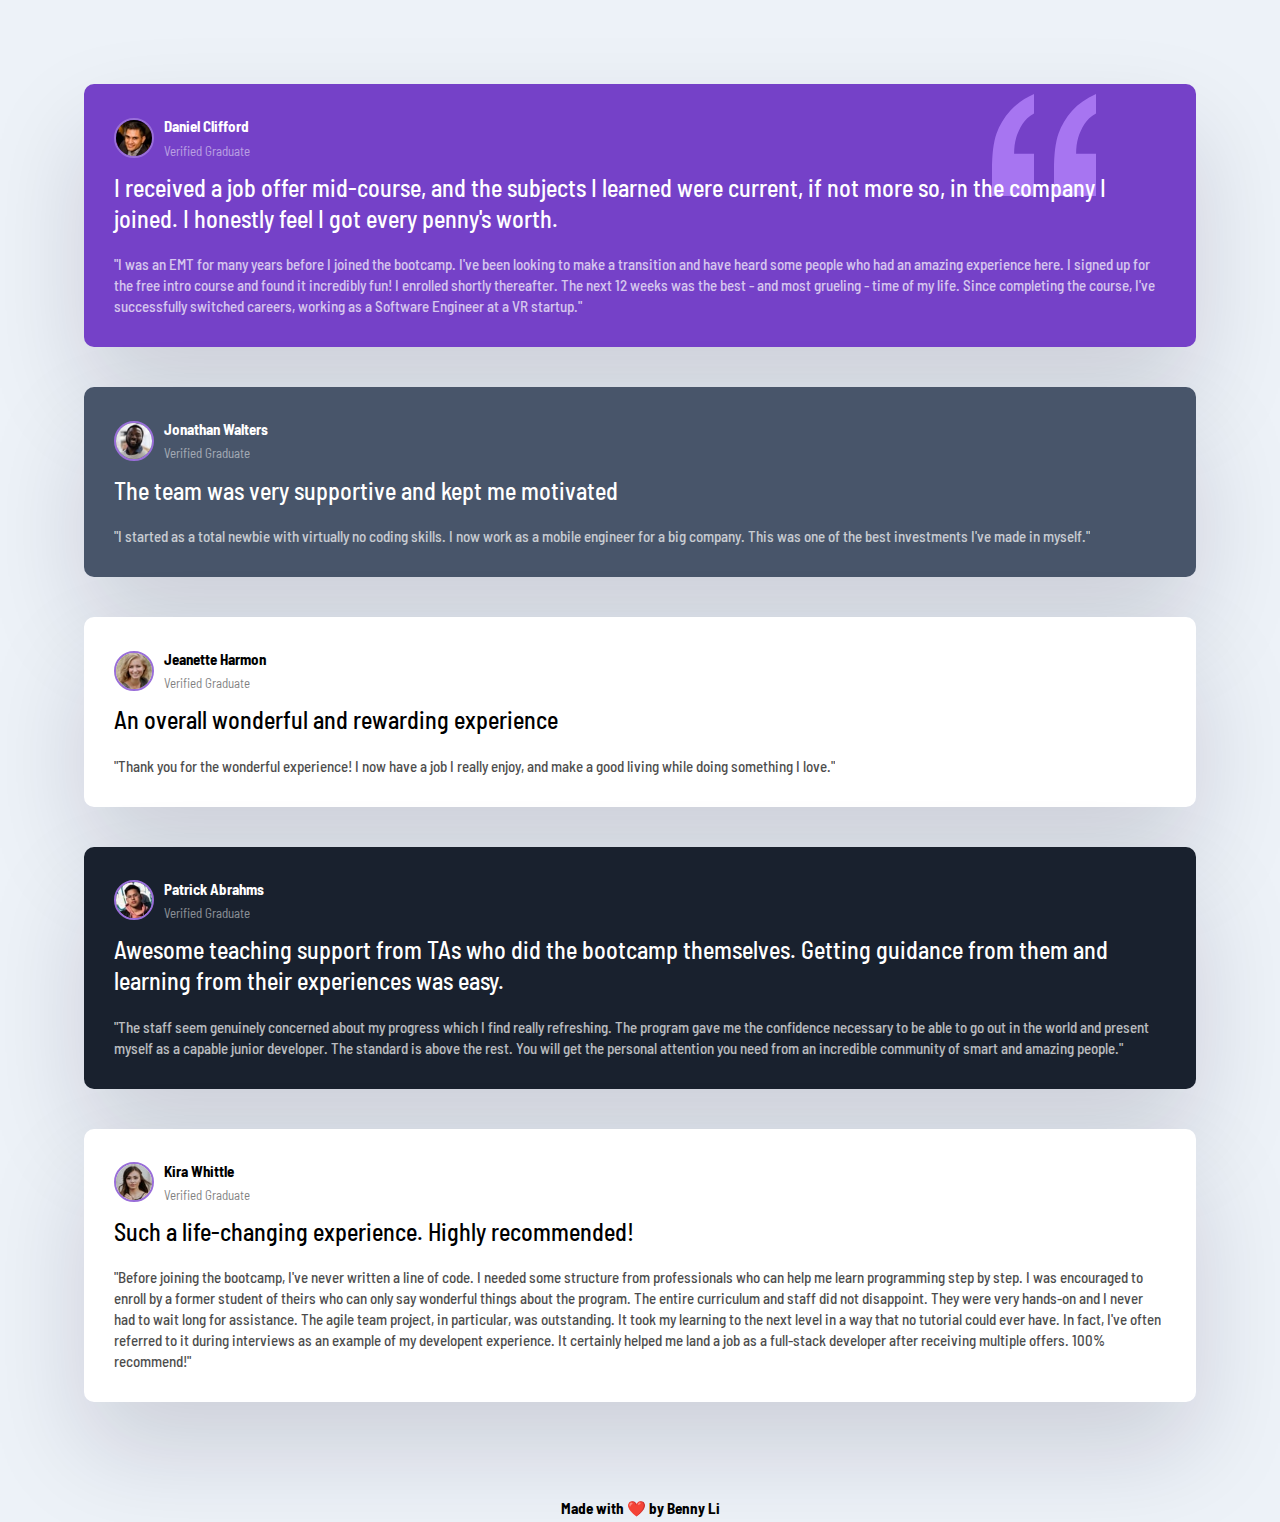
<file: grids-crash-course/project/index.html>
<!DOCTYPE html>
<html lang="en">
  <head>
    <meta charset="UTF-8" />
    <meta http-equiv="X-UA-Compatible" content="IE=edge" />
    <meta name="viewport" content="width=device-width, initial-scale=1.0" />
    <link rel="stylesheet" href="style.css" />
    <title>Testimonials Landing Page</title>
  </head>
  <body>
    <div class="testimonials">
      <div class="card card--bg-purple">
        <header class="card__header">
          <img src="images/image-daniel.jpg" class="card__img" alt="" />
          <div>
            <h3>Daniel Clifford</h3>
            <p>Verified Graduate</p>
          </div>
        </header>
        <p class="card__lead">
          I received a job offer mid-course, and the subjects I learned were
          current, if not more so, in the company I joined. I honestly feel I
          got every penny's worth.
        </p>
        <p class="card__quote">
          "I was an EMT for many years before I joined the bootcamp. I've been
          looking to make a transition and have heard some people who had an
          amazing experience here. I signed up for the free intro course and
          found it incredibly fun! I enrolled shortly thereafter. The next 12
          weeks was the best - and most grueling - time of my life. Since
          completing the course, I've successfully switched careers, working as
          a Software Engineer at a VR startup."
        </p>
      </div>

      <div class="card card--bg-gray-blue">
        <header class="card__header">
          <img src="images/image-jonathan.jpg" class="card__img" alt="" />
          <div>
            <h3>Jonathan Walters</h3>
            <p>Verified Graduate</p>
          </div>
        </header>
        <p class="card__lead">
          The team was very supportive and kept me motivated
        </p>
        <p class="card__quote">
          "I started as a total newbie with virtually no coding skills. I now
          work as a mobile engineer for a big company. This was one of the best
          investments I've made in myself."
        </p>
      </div>

      <div class="card">
        <header class="card__header">
          <img src="images/image-jeanette.jpg" class="card__img" alt="" />
          <div>
            <h3>Jeanette Harmon</h3>
            <p>Verified Graduate</p>
          </div>
        </header>
        <p class="card__lead">An overall wonderful and rewarding experience</p>
        <p class="card__quote">
          "Thank you for the wonderful experience! I now have a job I really
          enjoy, and make a good living while doing something I love."
        </p>
      </div>

      <div class="card card--bg-black-blue">
        <header class="card__header">
          <img src="images/image-patrick.jpg" class="card__img" alt="" />
          <div>
            <h3>Patrick Abrahms</h3>
            <p>Verified Graduate</p>
          </div>
        </header>
        <p class="card__lead">
          Awesome teaching support from TAs who did the bootcamp themselves.
          Getting guidance from them and learning from their experiences was
          easy.
        </p>
        <p class="card__quote">
          "The staff seem genuinely concerned about my progress which I find
          really refreshing. The program gave me the confidence necessary to be
          able to go out in the world and present myself as a capable junior
          developer. The standard is above the rest. You will get the personal
          attention you need from an incredible community of smart and amazing
          people."
        </p>
      </div>

      <div class="card">
        <header class="card__header">
          <img src="images/image-kira.jpg" class="card__img" alt="" />
          <div>
            <h3>Kira Whittle</h3>
            <p>Verified Graduate</p>
          </div>
        </header>
        <p class="card__lead">
          Such a life-changing experience. Highly recommended!
        </p>
        <p class="card__quote">
          "Before joining the bootcamp, I've never written a line of code. I
          needed some structure from professionals who can help me learn
          programming step by step. I was encouraged to enroll by a former
          student of theirs who can only say wonderful things about the program.
          The entire curriculum and staff did not disappoint. They were very
          hands-on and I never had to wait long for assistance. The agile team
          project, in particular, was outstanding. It took my learning to the
          next level in a way that no tutorial could ever have. In fact, I've
          often referred to it during interviews as an example of my developent
          experience. It certainly helped me land a job as a full-stack
          developer after receiving multiple offers. 100% recommend!"
        </p>
      </div>
    </div>

    <footer>
      <h3>Made with &#10084;&#65039; by Benny Li</h3>
    </footer>
  </body>
</html>
</file>
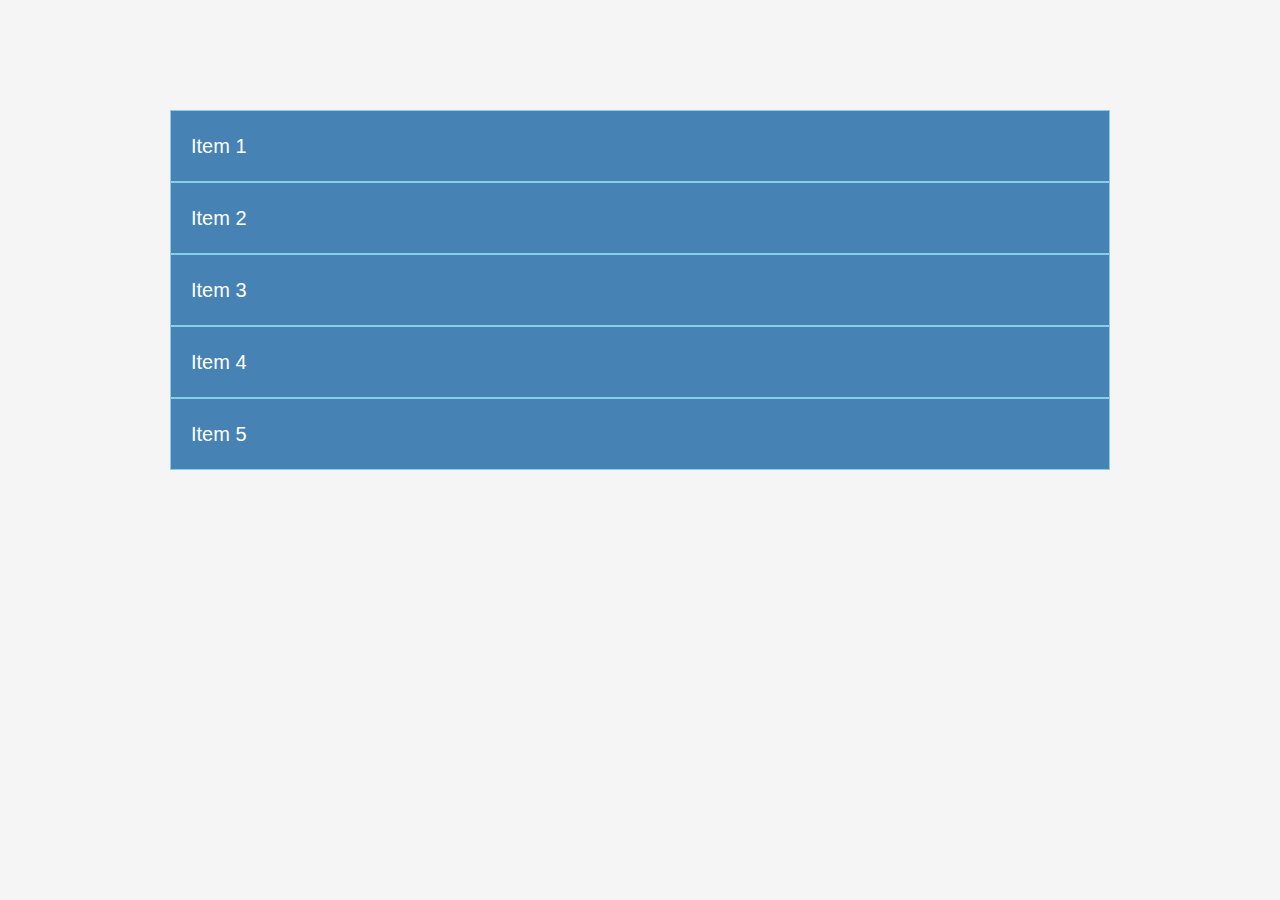
<file: grids-crash-course/sandbox/grid.html>
<!DOCTYPE html>
<html lang="en">
  <head>
    <meta charset="UTF-8" />
    <meta http-equiv="X-UA-Compatible" content="IE=edge" />
    <meta name="viewport" content="width=device-width, initial-scale=1.0" />
    <link rel="stylesheet" href="grid.css" />
    <title>CSS Grid Crash Course</title>
  </head>
  <body>
    <div class="container">
      <div class="item">Item 1</div>
      <div class="item">Item 2</div>
      <div class="item">Item 3</div>
      <div class="item">Item 4</div>
      <div class="item">Item 5</div>
    </div>
  </body>
</html>
</file>
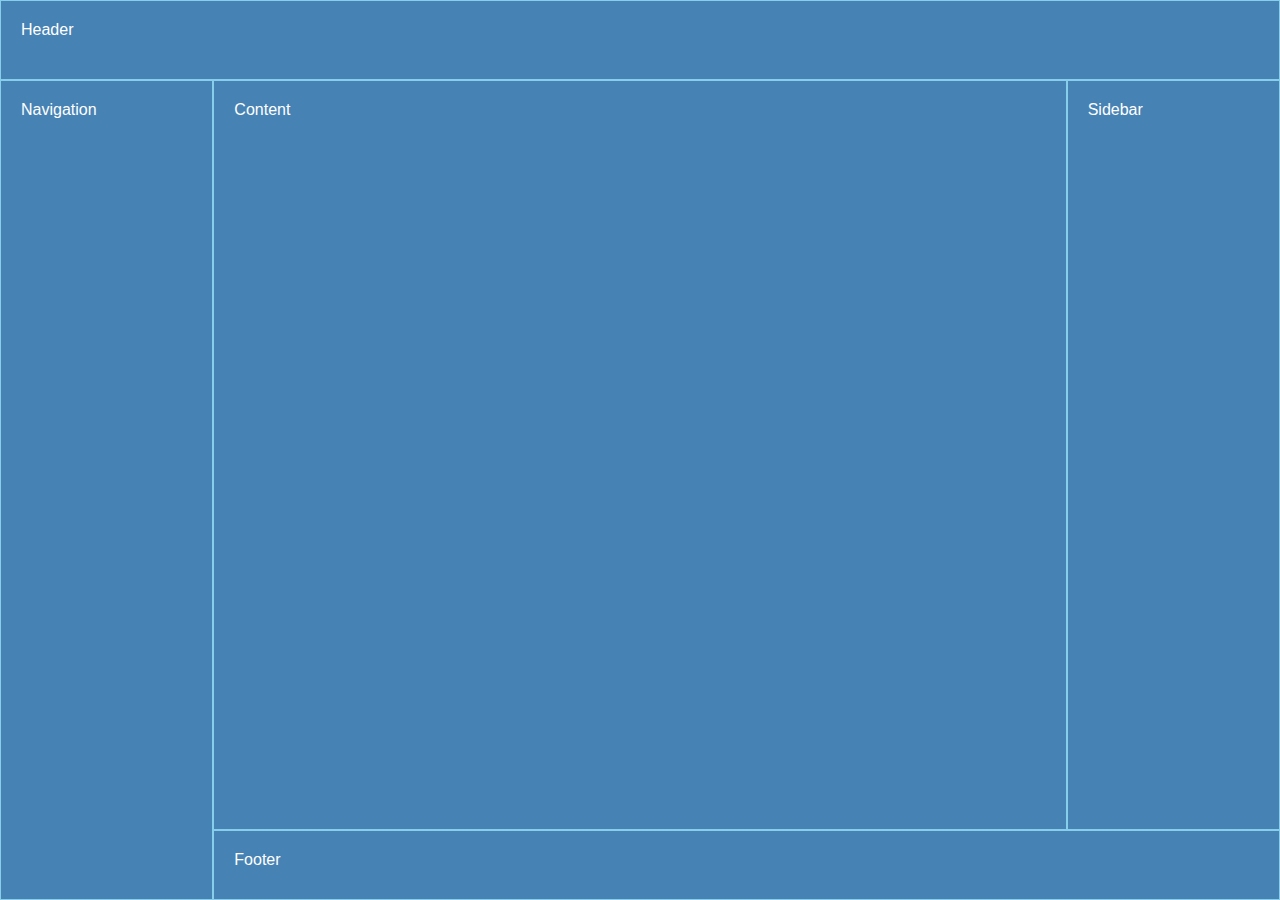
<file: grids-crash-course/sandbox/grid2.html>
<!DOCTYPE html>
<html lang="en">
  <head>
    <meta charset="UTF-8" />
    <meta http-equiv="X-UA-Compatible" content="IE=edge" />
    <meta name="viewport" content="width=device-width, initial-scale=1.0" />
    <link rel="stylesheet" href="grid2.css" />
    <title>CSS Grid Template Areas</title>
  </head>
  <body>
    <header>Header</header>
    <main>Content</main>
    <nav>Navigation</nav>
    <aside>Sidebar</aside>
    <footer>Footer</footer>
  </body>
</html>
</file>
<file: grids-crash-course/project/style.css>
@import url("https://fonts.googleapis.com/css2?family=Barlow+Semi+Condensed:wght@200;300;400;700&display=swap");

* {
  box-sizing: border-box;
  margin: 0;
  padding: 0;
}

body {
  background: #edf2f8;
  font-family: "Barlow Semi Condensed", sans-serif;
  line-height: 1.7;
  font-size: 13px;
}

.testimonials {
  max-width: 100vw;
  margin: 4rem;
  padding: 20px;
  display: grid;
  gap: 30px;
}

.card {
  background: #fff;
  border-radius: 10px;
  padding: 30px;
  box-shadow: rgba(17, 12, 46, 0.15) 0px 48px 100px 0px;
  margin-bottom: 10px;
}

.card__header {
  display: flex;
  align-items: center;
  margin-bottom: 10px;
}

.card__header h3 {
  font-size: 15px;
}

.card__header p {
  opacity: 50%;
}

.card__img {
  width: 40px;
  height: 40px;
  border-radius: 50%;
  border: 2px solid #996ed9;
  margin-right: 10px;
}

.card__lead {
  font-size: 1.5rem;
  font-weight: 500;
  line-height: 1.3;
  margin-bottom: 20px;
}

.card__quote {
  font-size: 15px;
  font-weight: 500;
  line-height: 1.4;
  opacity: 70%;
}

.card--bg-purple {
  background: hsl(263, 55%, 52%);
  color: #fff;
  background-image: url("./images/bg-pattern-quotation.svg");
  background-repeat: no-repeat;
  background-position: top 10px right 100px;
}

.card--bg-gray-blue {
  background: hsl(217, 19%, 35%);
  color: #fff;
}

.card--bg-black-blue {
  background: hsl(219, 29%, 14%);
  color: #fff;
}

footer {
  text-align: center;
}

@media (max-width: 768px) {
  .testimonials {
    grid-template-columns: 1fr;
    width: 100%;
  }

  .card:nth-of-type(1) {
    grid-column: 1;
  }

  .card:nth-of-type(4) {
    grid-column: 1;
    grid-row: 4;
  }

  .card:nth-of-type(5) {
    grid-column: 1;
    grid-row: 5;
  }
}
</file>
<file: grids-crash-course/sandbox/grid.css>
* {
  box-sizing: border-box;
  padding: 0;
  margin: 0;
}

body {
  font-family: "Open Sans", sans-serif;
  font-size: 16px;
  line-height: 1.5;
  color: #333;
  background: #f5f5f5;
}

.container {
  max-width: 960px;
  margin: 100px auto;
  padding: 10px;
  /* display: grid;
  /* grid-template-columns: repeat(3, 1fr); */
  /* grid-template-columns: repeat(auto-fill, minmax(200px, 1fr));
  /* gap: 10px;

  /* align-items: end;
  justify-content: end; */

  /* column-gap: 10px;
  row-gap: 10px; */
  /* grid-auto-rows: minmax(200px, auto); */
  /* grid-template-rows: repeat(3, 1fr); */
}

.item {
  background: steelblue;
  color: #fff;
  font-size: 20px;
  padding: 20px;
  border: skyblue 1px solid;
}

@media (max-width: 500px) {
  .container {
    grid-template-columns: 1fr;
  }
}
</file>
<file: grids-crash-course/sandbox/grid2.css>
* {
  box-sizing: border-box;
  padding: 0;
  margin: 0;
}

body {
  font-family: 'Open Sans', sans-serif;
  font-size: 16px;
  height: 100vh;

  display: grid;
  grid-template-areas:
    'header header header'
    'nav content sidebar'
    'nav footer footer';
  grid-template-columns: 1fr 4fr 1fr;
  grid-template-rows: 80px 1fr 70px;
}

header,
footer,
main,
aside,
nav {
  background-color: steelblue;
  color: #fff;
  padding: 20px;
  border: skyblue 1px solid;
}

header {
  grid-area: header;
}

nav {
  grid-area: nav;
}

main {
  grid-area: content;
}

aside {
  grid-area: sidebar;
}

footer {
  grid-area: footer;
}
</file>
